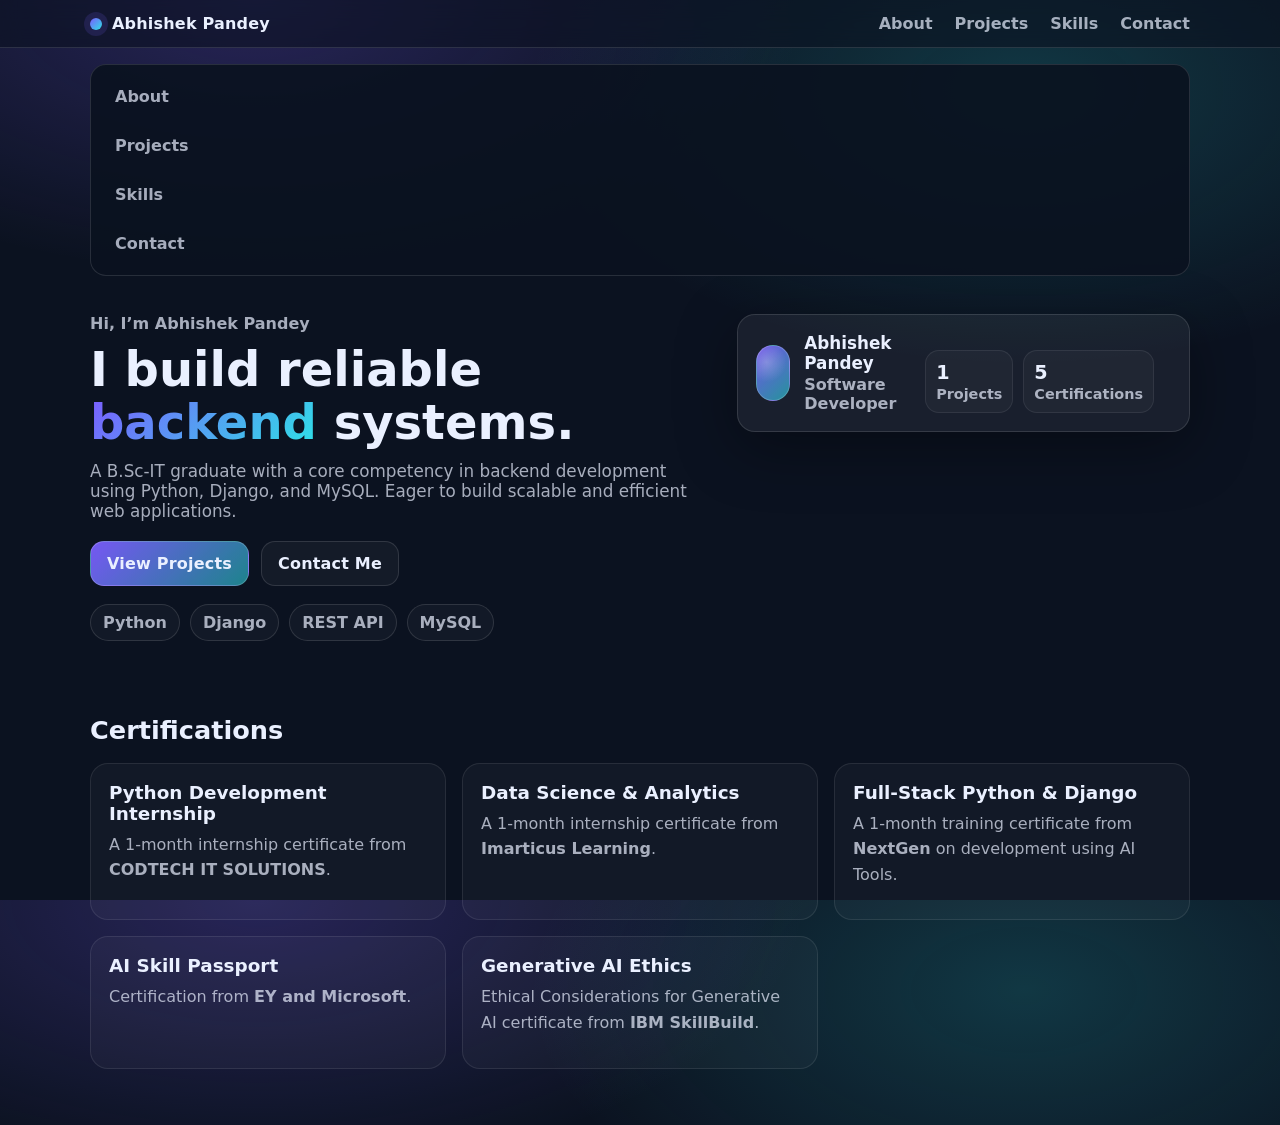
<file: index.html>
<!doctype html>
<html lang="en">
<head>
  <meta charset="UTF-8" />
  <meta name="viewport" content="width=device-width, initial-scale=1.0" />
  <title>Abhishek Pandey | Portfolio</title>
  <link rel="stylesheet" href="style.css" />
  <link rel="about" href="about.html" />
  <link rel="contact" href="contact.html" />
  <link rel="projects" href="projects.html" />
  <link rel="skills" href="skills.html" />
</head>
<body>
  <!-- Header -->
  <header class="header">
    <div class="container header__inner">
      <a href="#" class="brand">
        <span class="brand__dot"></span>
        <span class="brand__text">Abhishek Pandey</span>
      </a>

      <nav class="nav" aria-label="Main navigation">
        <a class="nav__link" href="about.html">About</a>
        <a class="nav__link" href="https://github.com/abhipandey06" target="_blank">Projects</a>
        <a class="nav__link" href="skills.html">Skills</a>
        <a class="nav__link" href="contact.html">Contact</a>
      </nav>

      <button class="menu-btn" type="button" aria-label="Open menu" id="menuBtn">
        ☰
      </button>
    </div>
  </header>

  <!-- Mobile menu (simple) -->
  <div class="mobile-menu" id="mobileMenu" hidden>
    <a class="mobile-menu__link" href="about.html">About</a>
    <a class="mobile-menu__link" href="https://github.com/abhipandey06" target="_blank">Projects</a>
    <a class="mobile-menu__link" href="skills.html">Skills</a>
    <a class="mobile-menu__link" href="contact.html">Contact</a>
  </div>

  <!-- Hero -->
  <main>
    <section class="hero">
      <div class="container hero__grid">
        <div class="hero__content">
          <p class="kicker">Hi, I’m Abhishek Pandey</p>

          <h1 class="title">
            I build reliable <span class="accent">backend</span> systems.
          </h1>

          <p class="subtitle">
            A B.Sc-IT graduate with a core competency in backend development using Python, Django, and MySQL. Eager to build scalable and efficient web applications.
          </p>

          <div class="hero__actions">
            <a class="btn btn--primary" href="https://github.com/abhipandey06" target="_blank">View Projects</a>
            <a class="btn btn--ghost" href="contact.html">Contact Me</a>
          </div>

          <div class="hero__badges" aria-label="Highlights">
            <span class="badge">Python</span>
            <span class="badge">Django</span>
            <span class="badge">REST API</span>
            <span class="badge">MySQL</span>
          </div>
          </div>

        <div class="hero__card" aria-label="Profile card">
          <div class="profile">
            <div class="avatar" role="img" aria-label="Profile avatar"></div>
            <div>
              <h2 class="profile__name">Abhishek Pandey</h2>
              <p class="profile__role">Software Developer</p>
            </div>

          <div class="stats">
            <div class="stat">
              <div class="stat__value" data-counter="1">1</div>
              <div class="stat__label">Projects</div>
            </div>
            <div class="stat">
              <div class="stat__value" data-counter="5">5</div>
              <div class="stat__label">Certifications</div>
            </div>
          </div>
        </div>
      </div>
    </section>

    <section class="section">
      <div class="container">
        <h2 class="section__title">Certifications</h2>
        <div class="cards">
          <div class="card">
            <h3 class="card__title">Python Development Internship</h3>
            <p class="card__desc">A 1-month internship certificate from <strong>CODTECH IT SOLUTIONS</strong>.</p>
          </div>
          <div class="card">
            <h3 class="card__title">Data Science & Analytics</h3>
            <p class="card__desc">A 1-month internship certificate from <strong>Imarticus Learning</strong>.</p>
          </div>
          <div class="card">
            <h3 class="card__title">Full-Stack Python & Django</h3>
            <p class="card__desc">A 1-month training certificate from <strong>NextGen</strong> on development using AI Tools.</p>
          </div>
          <div class="card">
            <h3 class="card__title">AI Skill Passport</h3>
            <p class="card__desc">Certification from <strong>EY and Microsoft</strong>.</p>
          </div>
          <div class="card">
            <h3 class="card__title">Generative AI Ethics</h3>
            <p class="card__desc">Ethical Considerations for Generative AI certificate from <strong>IBM SkillBuild</strong>.</p>
          </div>
        </div>
      </div>
    </section>
  </main>
</file>
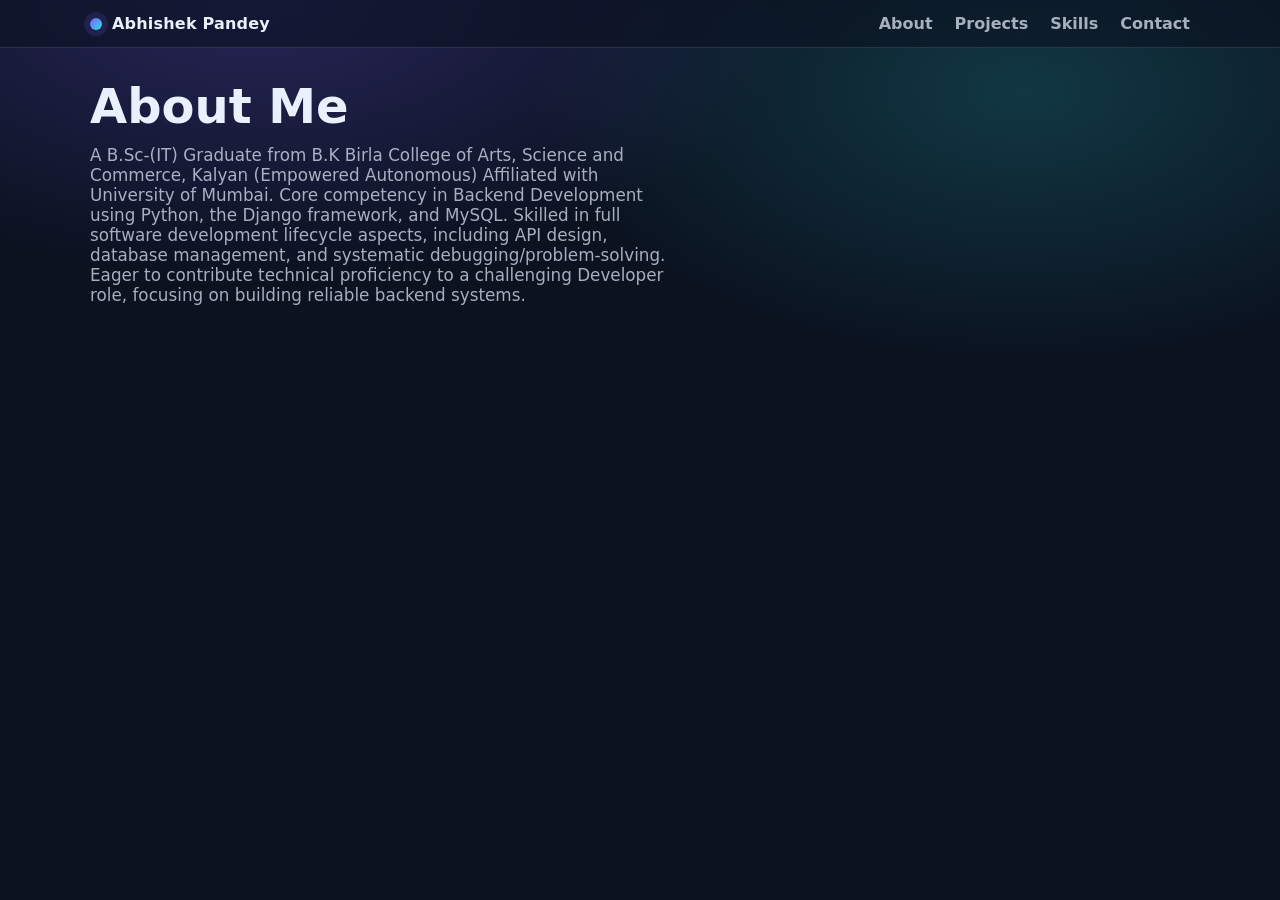
<file: about.html>
<!DOCTYPE html>
<html lang="en" class="page">
  <head>
    <meta charset="utf-8" />
    <meta http-equiv="X-UA-Compatible" content="IE=edge" />
    <title>About | Abhishek Pandey</title>
    <meta name="description" content="About Abhishek Pandey" />
    <meta name="viewport" content="width=device-width, initial-scale=1" />
    <link rel="stylesheet" href="style.css" />
  </head>
  <body>
    <!-- You can copy the header from index.html to have consistent navigation -->
    <header class="header">
      <div class="container header__inner">
        <a href="index.html" class="brand">
          <span class="brand__dot"></span>
          <span class="brand__text">Abhishek Pandey</span>
        </a>
  
        <nav class="nav" aria-label="Main navigation">
          <a class="nav__link" href="about.html">About</a>
          <a class="nav__link" href="https://github.com/abhipandey06" target="_blank">Projects</a>
          <a class="nav__link" href="skills.html">Skills</a>
          <a class="nav__link" href="contact.html">Contact</a>
        </nav>
  
        <button class="menu-btn" type="button" aria-label="Open menu" id="menuBtn">
          ☰
        </button>
      </div>
    </header>

    <main>
      <section class="container" style="padding-top: 2rem; padding-bottom: 2rem;">
        <h1 class="title">About Me</h1>
        <p class="subtitle">
          A B.Sc-(IT) Graduate from B.K Birla College of Arts, Science and Commerce, Kalyan (Empowered Autonomous) Affiliated with University of Mumbai.
          Core competency in Backend Development using Python, the Django framework, and
          MySQL. Skilled in full software development lifecycle aspects, including API design, database management, and
          systematic debugging/problem-solving. Eager to contribute technical proficiency to a challenging Developer role,
          focusing on building reliable backend systems.
        </p>
      </section>
    </main>

    <script src="script.js"></script>
  </body>
</html>
</file>
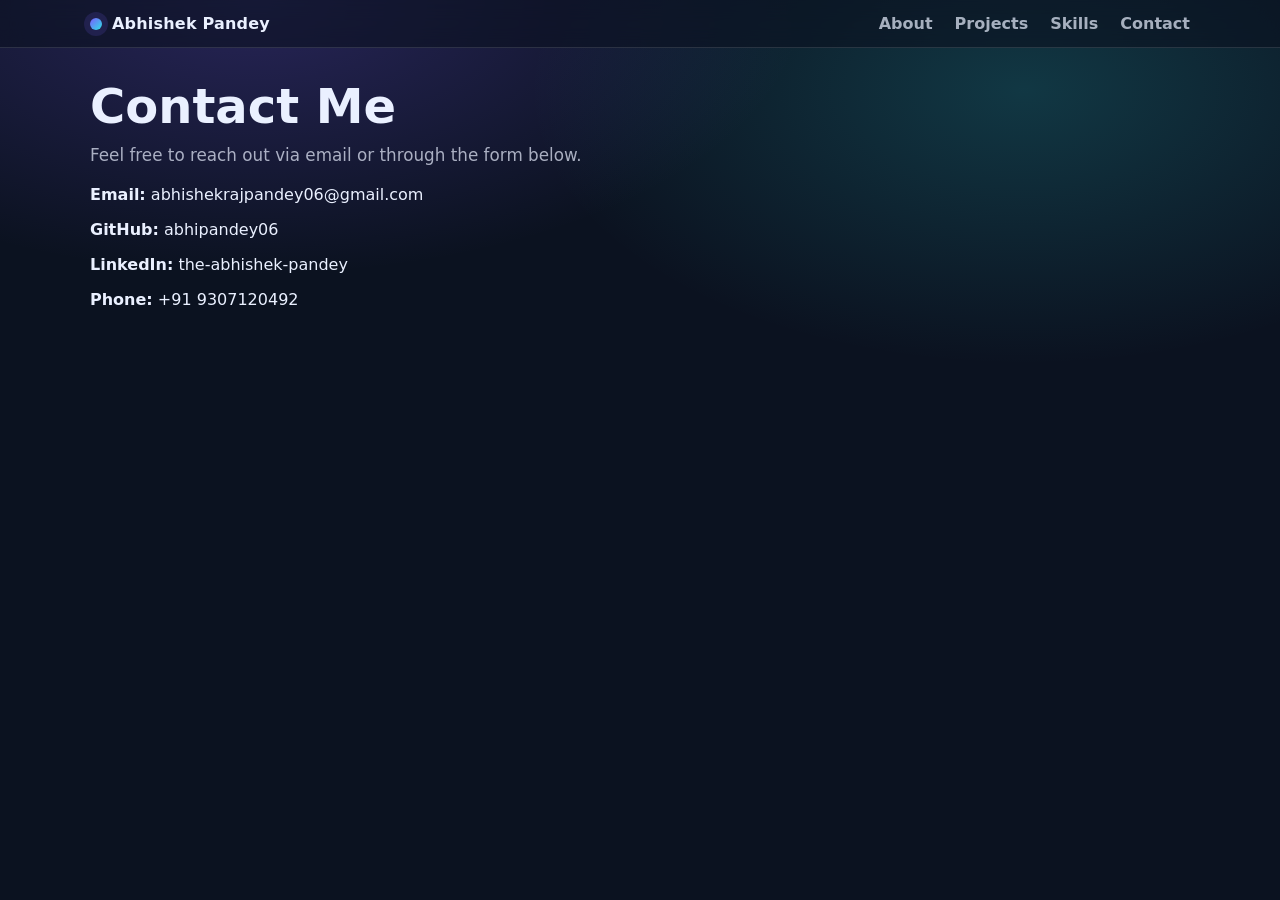
<file: contact.html>
<!DOCTYPE html>
<html lang="en">
  <head >
    <meta charset="utf-8" />
    <meta http-equiv="X-UA-Compatible" content="IE=edge" />
    <title>Contact | Abhishek Pandey</title>
    <meta name="description" content="Contact Abhishek Pandey" />
    <meta name="viewport" content="width=device-width, initial-scale=1" />
    <link rel="stylesheet" href="style.css" />
  </head>
  <body>
    <!-- You can copy the header from index.html to have consistent navigation -->
    <header class="header">
      <div class="container header__inner">
        <a href="index.html" class="brand">
          <span class="brand__dot"></span>
          <span class="brand__text">Abhishek Pandey</span>
        </a>
  
        <nav class="nav" aria-label="Main navigation">
          <a class="nav__link" href="about.html">About</a>
          <a class="nav__link" href="https://github.com/abhipandey06" target="_blank">Projects</a>
          <a class="nav__link" href="skills.html">Skills</a>
          <a class="nav__link" href="contact.html">Contact</a>
        </nav>
  
      </div>
    </header>

    <main>
      <section class="container" style="padding-top: 2rem; padding-bottom: 2rem;">
        <h1 class="title">Contact Me</h1>
        <p class="subtitle">
          Feel free to reach out via email or through the form below.
        </p>
        <div>
          <p><strong>Email:</strong> <a href="mailto:abhishekrajpandey06@gmail.com">abhishekrajpandey06@gmail.com</a></p>
          <p><strong>GitHub:</strong> <a href="https://github.com/abhipandey06" target="_blank" rel="noopener noreferrer">abhipandey06</a></p>
          <p><strong>LinkedIn:</strong> <a href="https://www.linkedin.com/in/the-abhishek-pandey/" target="_blank" rel="noopener noreferrer">the-abhishek-pandey</a></p>
          <p><strong>Phone:</strong> <a href="tel:+919307120492">+91 9307120492</a></p>
        </div>

        <!-- A simple contact form can be added here -->
        <form style="margin-top: 2rem;">
            <!-- Form fields like Name, Email, Message -->
        </form>
      </section>
    </main>

    <script src="script.js"></script>
  </body>
</html>
</file>
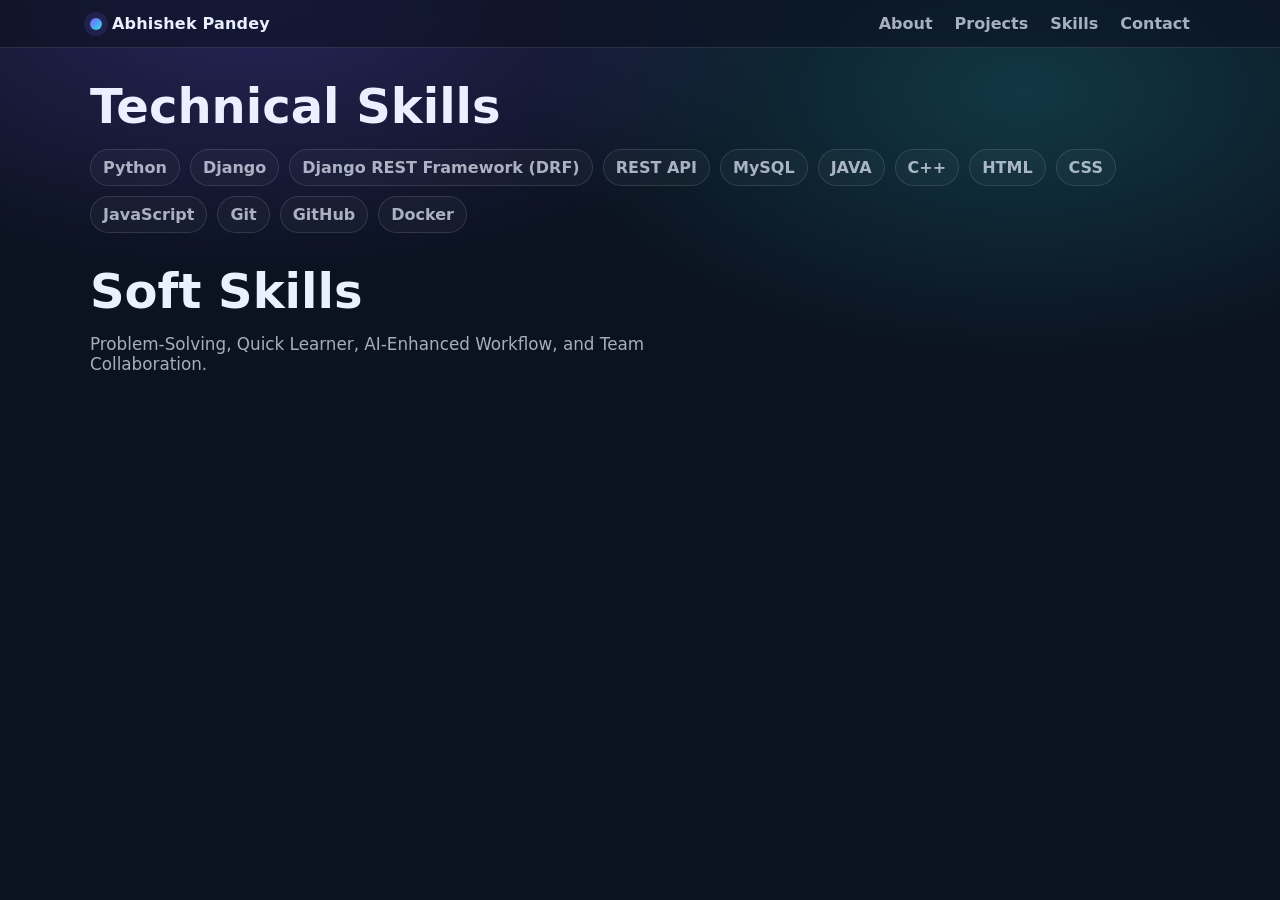
<file: skills.html>
<!DOCTYPE html>
<html lang="en">
  <head>
    <meta charset="utf-8" />
    <meta http-equiv="X-UA-Compatible" content="IE=edge" />
    <title>Skills | Abhishek Pandey</title>
    <meta name="description" content="Skills of Abhishek Pandey" />
    <meta name="viewport" content="width=device-width, initial-scale=1" />
    <link rel="stylesheet" href="style.css" />
  </head>
  <body>
    <header class="header">
      <div class="container header__inner">
        <a href="index.html" class="brand">
          <span class="brand__dot"></span>
          <span class="brand__text">Abhishek Pandey</span>
        </a>
  
        <nav class="nav" aria-label="Main navigation">
          <a class="nav__link" href="about.html">About</a>
          <a class="nav__link" href="https://github.com/abhipandey06" target="_blank">Projects</a>
          <a class="nav__link" href="skills.html">Skills</a>
          <a class="nav__link" href="contact.html">Contact</a>
        </nav>

        <button class="menu-btn" type="button" aria-label="Open menu" id="menuBtn">
          ☰
        </button>
      </div>
    </header>

    <main>
      <section class="container page-section">
        <h1 class="title">Technical Skills</h1>
        <div class="hero__badges mb-2" style="margin-top: 1rem;">
          <span class="badge">Python</span>
          <span class="badge">Django</span>
          <span class="badge">Django REST Framework (DRF)</span>
          <span class="badge">REST API</span>
          <span class="badge">MySQL</span>
          <span class="badge">JAVA</span>
          <span class="badge">C++</span>
          <span class="badge">HTML</span>
          <span class="badge">CSS</span>
          <span class="badge">JavaScript</span>
          <span class="badge">Git</span>
          <span class="badge">GitHub</span>
          <span class="badge">Docker</span>
        </div>

        <h1 class="title">Soft Skills</h1>
        <p class="subtitle" style="margin-top: 1rem;">Problem-Solving, Quick Learner, AI-Enhanced Workflow, and Team Collaboration.</p>
      </section>
    </main>

    <script src="script.js"></script>
  </body>
</html>
</file>
<file: style.css>
:root{
  --bg: #0b1220;
  --card: rgba(255,255,255,.06);
  --text: #eaf0ff;
  --muted: rgba(234,240,255,.7);
  --accent: #7c5cff;
  --accent2: #2de2e6;
  --border: rgba(255,255,255,.12);
  --shadow: 0 16px 60px rgba(0,0,0,.35);
  --radius: 18px;
  --container: 1100px;
}

*{ box-sizing: border-box; }
html, body{ height: 100%; }
body{
  margin: 0;
  font-family: system-ui, -apple-system, Segoe UI, Roboto, Arial, sans-serif;
  background: radial-gradient(1000px 500px at 20% 0%, rgba(124,92,255,.25), transparent 55%),
              radial-gradient(900px 500px at 80% 10%, rgba(45,226,230,.18), transparent 55%),
              var(--bg);
  color: var(--text);
}

a{ color: inherit; text-decoration: none; }
.container{
  width: min(var(--container), calc(100% - 32px));
  margin: 0 auto;
}

.header{
  position: sticky;
  top: 0;
  z-index: 20;
  backdrop-filter: blur(10px);
  background: rgba(11,18,32,.6);
  border-bottom: 1px solid var(--border);
}
.header__inner{
  display: flex;
  align-items: center;
  justify-content: space-between;
  padding: 14px 0;
}
.brand{
  display: inline-flex;
  gap: 10px;
  align-items: center;
}
.brand__dot{
  width: 12px;
  height: 12px;
  border-radius: 999px;
  background: linear-gradient(135deg, var(--accent), var(--accent2));
  box-shadow: 0 0 0 6px rgba(124,92,255,.15);
}
.brand__text{
  font-weight: 800;
  letter-spacing: .2px;
}

.nav{
  display: flex;
  gap: 22px;
}
.nav__link{
  color: var(--muted);
  font-weight: 600;
}
.nav__link:hover{
  color: var(--text);
}

.menu-btn{
  display: none;
  background: transparent;
  border: 1px solid var(--border);
  color: var(--text);
  padding: 8px 10px;
  border-radius: 12px;
}

.mobile-menu{
  position: sticky;
  top: 64px;
  z-index: 19;
  margin: 10px auto 0;
  width: min(var(--container), calc(100% - 32px));
  background: rgba(11,18,32,.9);
  border: 1px solid var(--border);
  border-radius: 16px;
  padding: 12px;
  display: grid;
  gap: 10px;
}
.mobile-menu__link{
  padding: 10px 12px;
  border-radius: 12px;
  color: var(--muted);
  font-weight: 700;
}
.mobile-menu__link:hover{ background: rgba(255,255,255,.06); color: var(--text); }

/* Hero */
.hero{ padding: 44px 0 18px; }
.hero__grid{
  display: grid;
  grid-template-columns: 1.2fr .8fr;
  gap: 26px;
  align-items: start;
}
.kicker{
  color: var(--muted);
  font-weight: 700;
  margin: 0 0 10px;
}
.title{
  margin: 0;
  font-size: clamp(2rem, 4vw, 3rem);
  line-height: 1.1;
}
.accent{
  background: linear-gradient(135deg, var(--accent), var(--accent2));
  -webkit-background-clip: text;
  background-clip: text;
  color: transparent;
}
.subtitle{
  margin: 12px 0 20px;
  color: var(--muted);
  font-size: 1.05rem;
  max-width: 56ch;
}
.hero__actions{
  display: flex;
  gap: 12px;
  flex-wrap: wrap;
}
.btn{
  display: inline-flex;
  align-items: center;
  justify-content: center;
  gap: 10px;
  padding: 12px 16px;
  border-radius: 14px;
  border: 1px solid var(--border);
  font-weight: 800;
  letter-spacing: .2px;
  cursor: pointer;
  user-select: none;
}
.btn--primary{
  background: linear-gradient(135deg, rgba(124,92,255,.95), rgba(45,226,230,.55));
  border-color: rgba(255,255,255,.18);
}
.btn--primary:hover{ transform: translateY(-1px); }
.btn--ghost{
  background: rgba(255,255,255,.04);
  color: var(--text);
}
.hero__badges{
  margin-top: 18px;
  display: flex;
  flex-wrap: wrap;
  gap: 10px;
}
.badge{
  padding: 8px 12px;
  border: 1px solid var(--border);
  border-radius: 999px;
  color: var(--muted);
  font-weight: 700;
  background: rgba(255,255,255,.03);
}

.hero__card{
  background: var(--card);
  border: 1px solid var(--border);
  border-radius: var(--radius);
  box-shadow: var(--shadow);
  padding: 18px;
}
.profile{
  display: flex;
  align-items: center;
  gap: 14px;
}
.avatar{
  width: 56px;
  height: 56px;
  border-radius: 18px;
  background: radial-gradient(circle at 30% 30%, rgba(255,255,255,.25), transparent 45%),
              linear-gradient(135deg, rgba(124,92,255,.9), rgba(45,226,230,.6));
  border: 1px solid rgba(255,255,255,.18);
}
.profile__name{ margin: 0; font-size: 1.05rem; }
.profile__role{ margin: 2px 0 0; color: var(--muted); font-weight: 700; }

.stats{
  margin-top: 16px;
  display: grid;
  grid-template-columns: repeat(3, 1fr);
  gap: 10px;
}
.stat{
  padding: 10px;
  background: rgba(255,255,255,.03);
  border: 1px solid rgba(255,255,255,.08);
  border-radius: 14px;
}
.stat__value{
  font-weight: 900;
  font-size: 1.2rem;
}
.stat__label{
  color: var(--muted);
  font-weight: 700;
  font-size: .9rem;
  margin-top: 2px;
}
.hero__note{
  margin: 14px 0 0;
  color: var(--muted);
  line-height: 1.5;
}
.hero__links{
  margin-top: 14px;
  display: flex;
  flex-wrap: wrap;
  gap: 10px;
}
.icon-link{
  padding: 8px 12px;
  border: 1px solid var(--border);
  border-radius: 12px;
  color: var(--muted);
  font-weight: 800;
  background: rgba(255,255,255,.03);
}
.icon-link:hover{ color: var(--text); background: rgba(255,255,255,.06); }

/* Sections */
.section{ padding: 56px 0; }
.section--alt{ background: rgba(255,255,255,.02); border-top: 1px solid rgba(255,255,255,.06); border-bottom: 1px solid rgba(255,255,255,.06); }
.section__title{
  margin: 0 0 18px;
  font-size: 1.6rem;
}
.two-col{
  display: grid;
  grid-template-columns: 1.2fr .8fr;
  gap: 22px;
  align-items: start;
}
.lead{
  margin: 0;
  color: var(--muted);
  font-size: 1.05rem;
  line-height: 1.7;
}
.checklist{
  margin: 0;
  padding-left: 18px;
  color: var(--muted);
  font-weight: 700;
}
.checklist li{ margin: 10px 0; }

/* Projects cards */
.cards{
  display: grid;
  grid-template-columns: repeat(3, 1fr);
  gap: 16px;
}
.card{
  padding: 18px;
  background: rgba(255,255,255,.03);
  border: 1px solid rgba(255,255,255,.09);
  border-radius: var(--radius);
  transition: transform .15s ease, background .15s ease;
}
.card:hover{
  transform: translateY(-4px);
  background: rgba(255,255,255,.06);
}
.card__title{ margin: 0 0 8px; font-size: 1.15rem; }
.card__desc{ margin: 0 0 14px; color: var(--muted); line-height: 1.6; }
.card__tags{ display: flex; flex-wrap: wrap; gap: 8px; margin-bottom: 12px; }
.tag{
  font-weight: 800;
  color: var(--muted);
  padding: 6px 10px;
  border-radius: 999px;
  border: 1px solid rgba(255,255,255,.1);
  background: rgba(255,255,255,.03);
  font-size: .9rem;
}
.card__actions{ display: flex; gap: 10px; flex-wrap: wrap; }
.link-btn{
  padding: 10px 12px;
  border-radius: 14px;
  border: 1px solid rgba(255,255,255,.14);
  background: rgba(124,92,255,.2);
  color: var(--text);
  font-weight: 900;
}
.link-btn--ghost{
  background: rgba(255,255,255,.03);
  color: var(--muted);
}

/* Skills */
.skill-grid{
  display: grid;
  grid-template-columns: repeat(2, 1fr);
  gap: 16px;
}
.skill{
  padding: 16px;
  border-radius: var(--radius);
  border: 1px solid rgba(255,255,255,.09);
  background: rgba(255,255,255,.03);
}
.skill__top{
  display: flex;
  justify-content: space-between;
  font-weight: 900;
  color: var(--muted);
  margin-bottom: 10px;
}
.skill__pct{ color: var(--text); }
.bar{
  height: 12px;
  border-radius: 999px;
  background: rgba(255,255,255,.08);
  overflow: hidden;
}
.bar__fill{
  display: block;
  height: 100%;
  border-radius: 999px;
  background: linear-gradient(90deg, var(--accent), var(--accent2));
}

/* Form */
.form{
  max-width: 820px;
}
.form__row{
  display: grid;
  grid-template-columns: repeat(2, 1fr);
  gap: 14px;
}
.field{
  display: grid;
  gap: 8px;
  margin-bottom: 14px;
}
.field span{
  font-weight: 900;
  color: var(--muted);
}
.field input, .field textarea{
  width: 100%;
  padding: 12px 12px;
  border-radius: 14px;
  border: 1px solid rgba(255,255,255,.14);
  background: rgba(0,0,0,.2);
  color: var(--text);
  outline: none;
}
.field input:focus, .field textarea:focus{
  border-color: rgba(124,92,255,.65);
  box-shadow: 0 0 0 4px rgba(124,92,255,.18);
}
.form__note{
  margin: 10px 0 0;
  color: var(--muted);
  font-weight: 800;
}

/* Footer */
.footer{
  padding: 28px 0 40px;
  border-top: 1px solid rgba(255,255,255,.06);
}
.footer__inner{
  display: flex;
  justify-content: space-between;
  gap: 12px;
  align-items: center;
  color: var(--muted);
  font-weight: 800;
}
.footer__top{ color: var(--muted); }
.footer__top:hover{ color: var(--text); }

/* Utility classes for sub-pages */
.page-section {
  padding-top: 2rem;
  padding-bottom: 2rem;
}

.mb-2 {
  margin-bottom: 2rem;
}

/* Responsive */
@media (max-width: 980px){
  .hero__grid{ grid-template-columns: 1fr; }
  .cards{ grid-template-columns: 1fr; }
  .two-col{ grid-template-columns: 1fr; }
  .skill-grid{ grid-template-columns: 1fr; }
  .nav{ display: none; }
  .menu-btn{ display: inline-flex; }
}
</file>
